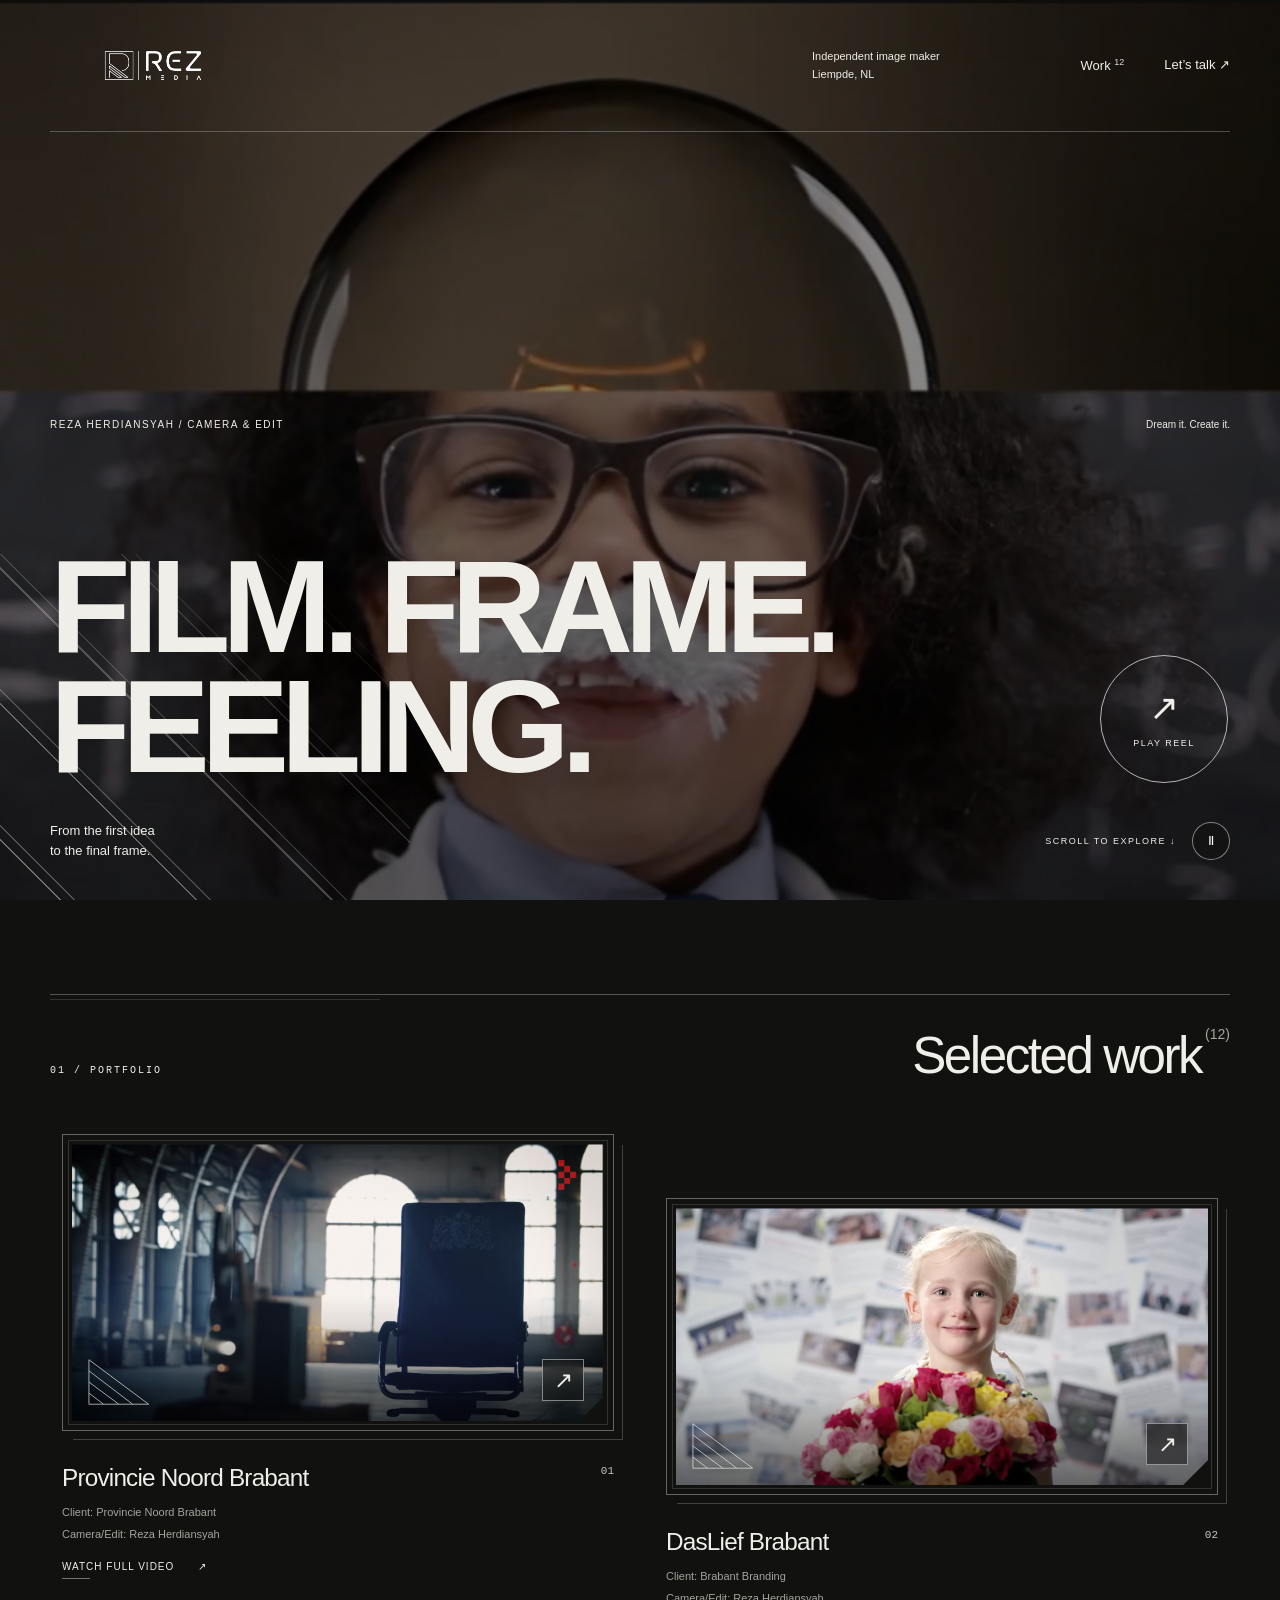
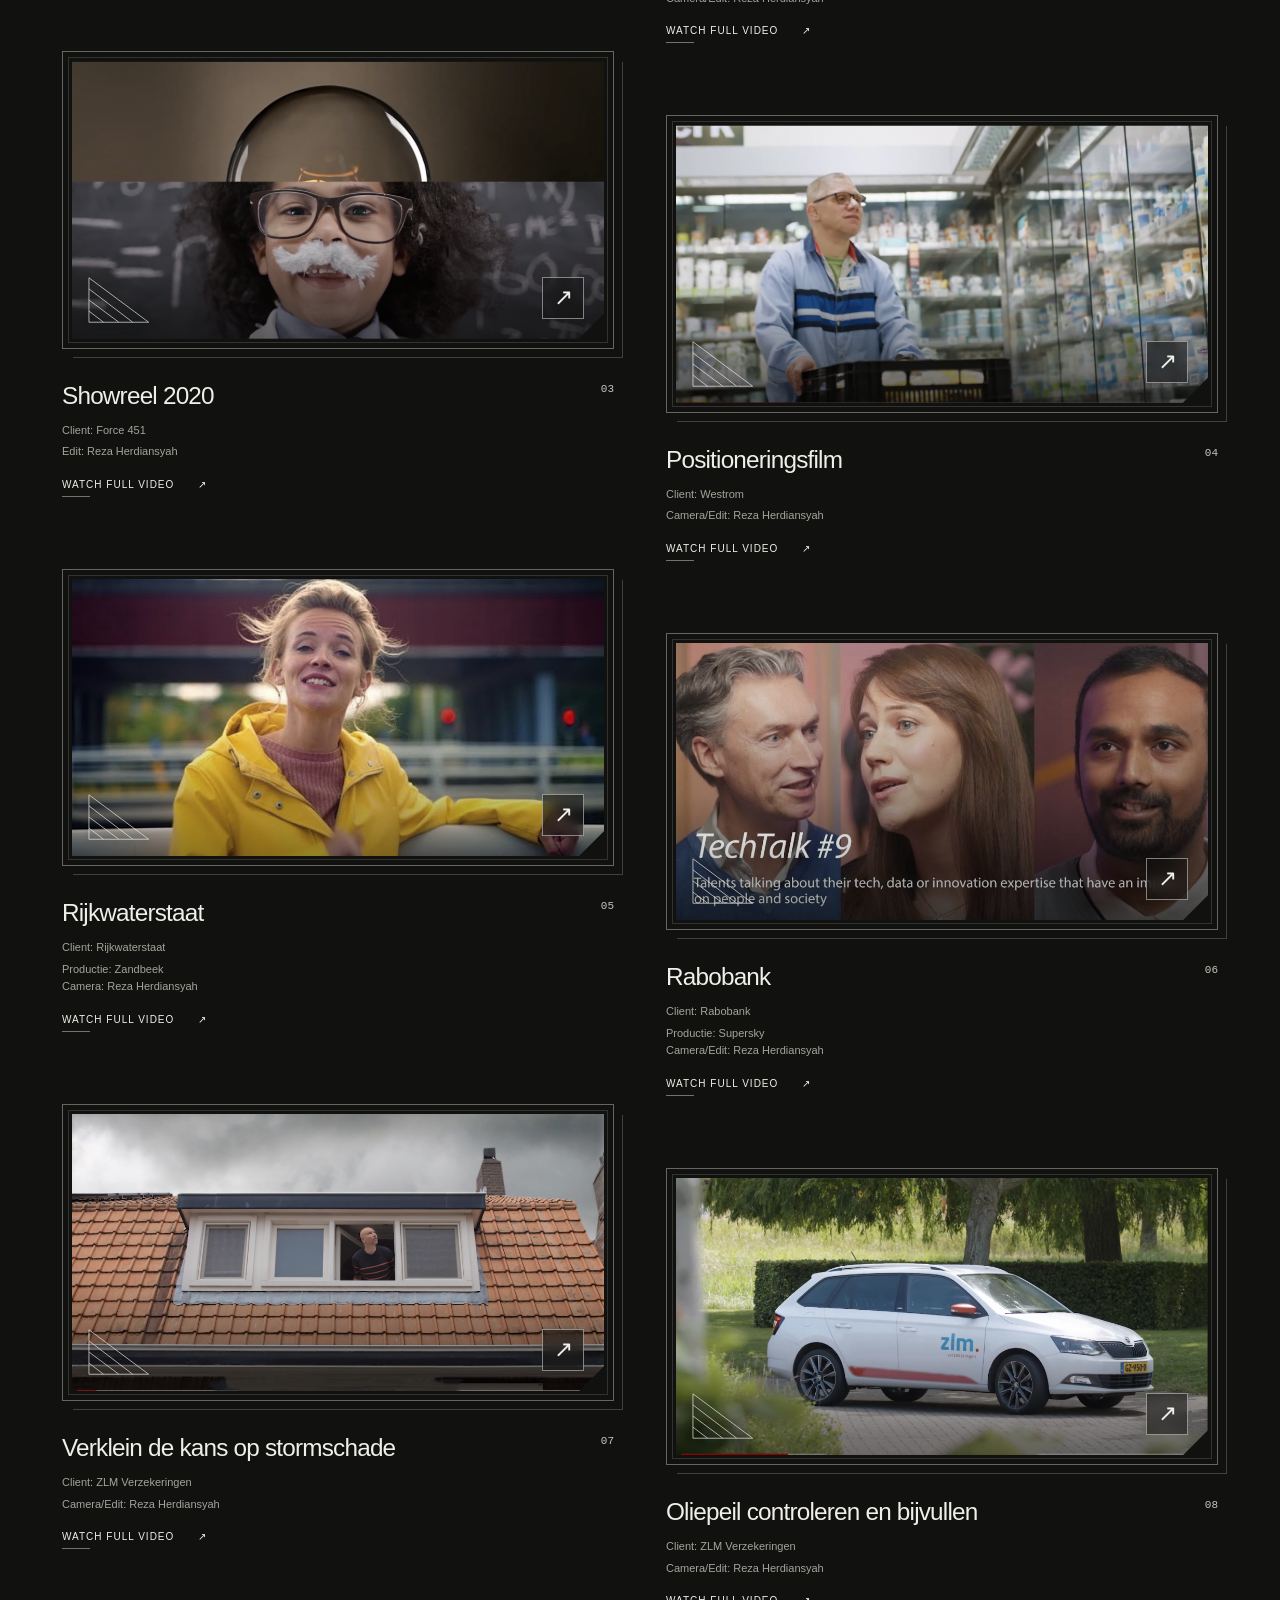
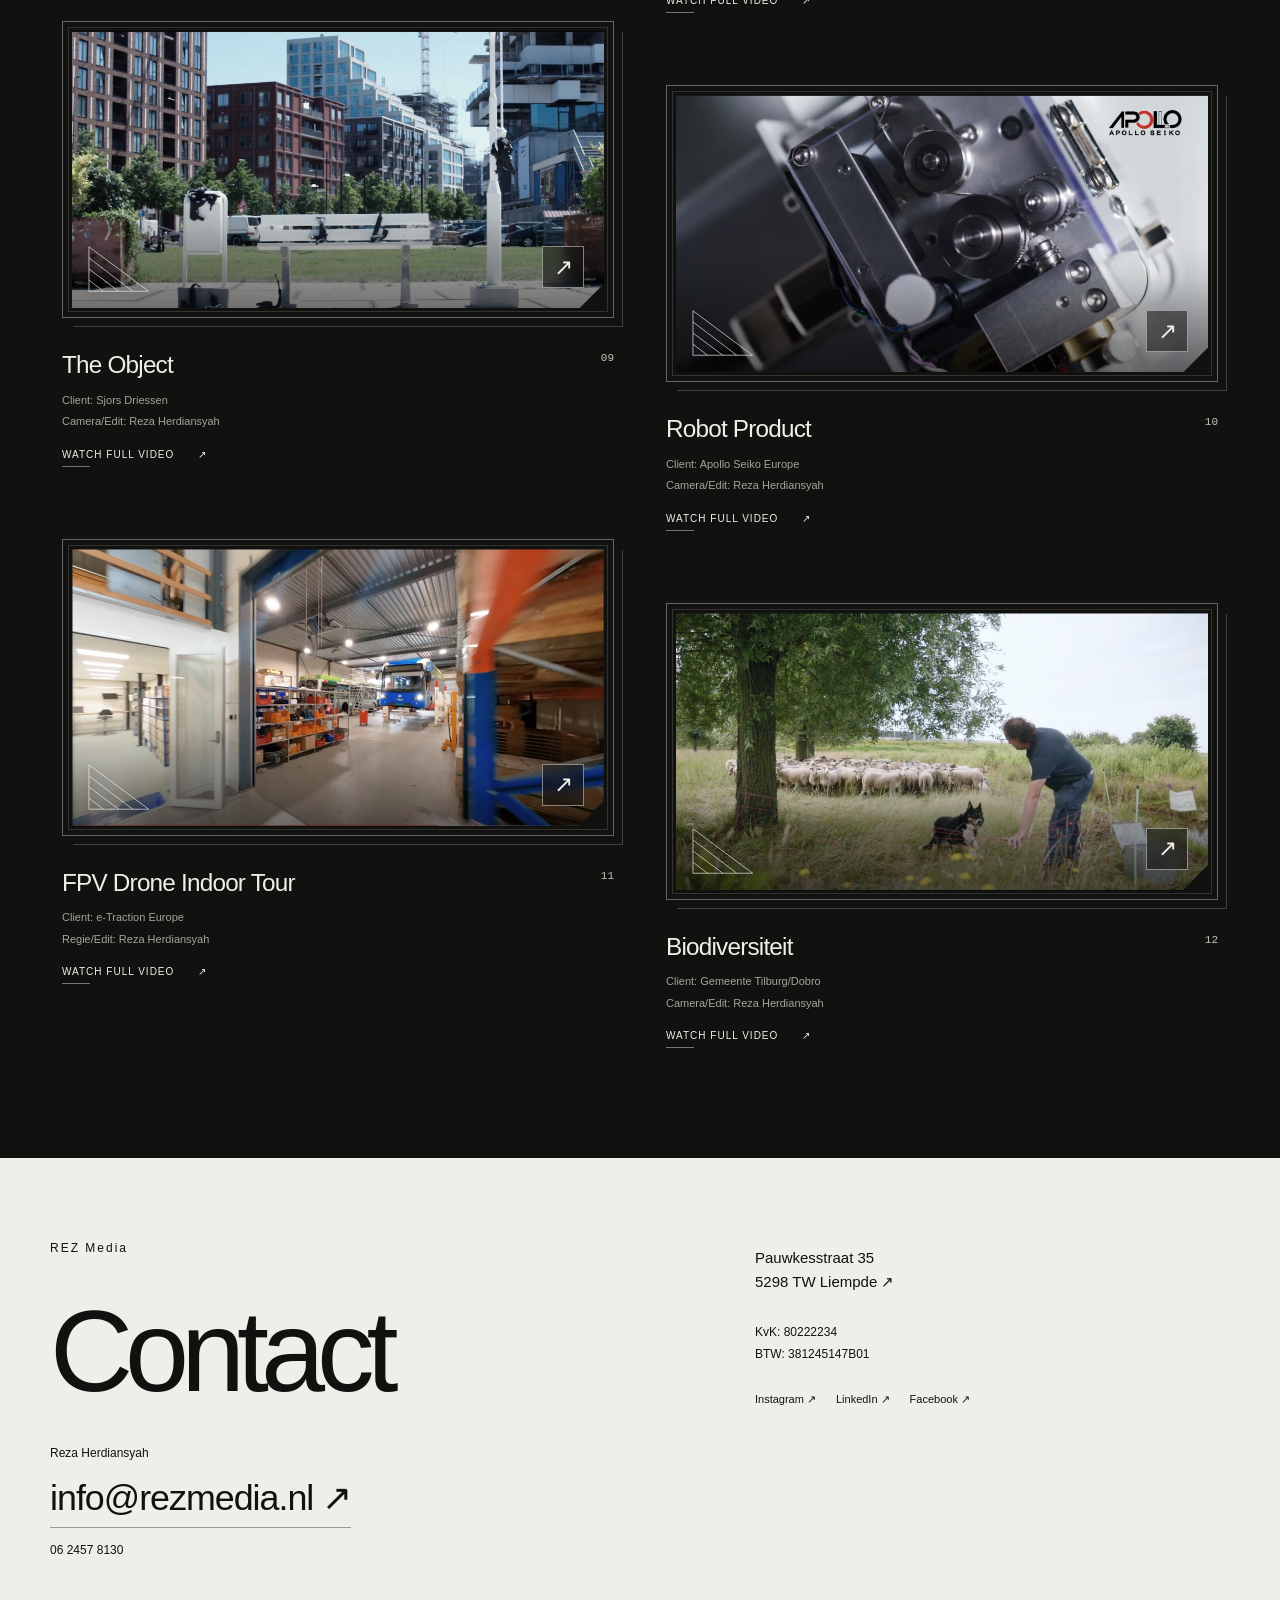
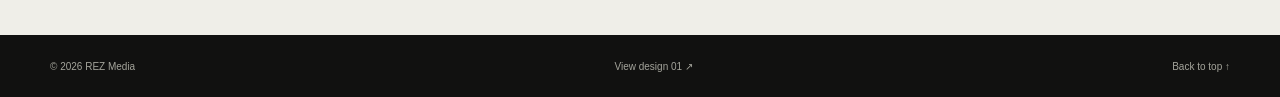
<file: index.html>
<!doctype html>
<html lang="en">
<head><meta charset="utf-8"><meta name="viewport" content="width=device-width, initial-scale=1"><meta name="description" content="REZ Media. Film, camera and edit by Reza Herdiansyah. Explore the selected work."><meta name="theme-color" content="#111110"><title>REZ Media — Film. Frame. Feeling.</title><link rel="icon" href="assets/images/cropped-cropped-cropped-logo-1-89x89.jpg"><link rel="preload" as="image" href="assets/images/Force451-Showreel-2020-1024x536.png" fetchpriority="high"><link rel="stylesheet" href="style.css"></head>
<body>
<a class="skip-link" href="#projects">Skip to work</a>
<header class="header wrap"><a class="logo" href="./" aria-label="REZ Media home"><img src="assets/images/rez-media-logo-wide-transparent.png" width="801" height="244" alt="REZ Media"></a><span class="header-note">Independent image maker<br>Liempde, NL</span><nav aria-label="Main navigation"><a href="#projects">Work <sup>12</sup></a><a href="#contact">Let’s talk ↗</a></nav></header>
<main>


<section class="intro video-hero" aria-labelledby="intro-title"><div class="hero-video"><video id="hero-player" autoplay muted loop playsinline preload="auto" poster="assets/images/Force451-Showreel-2020-1024x536.png"><source src="videos/header_video.mp4" type="video/mp4"></video></div><div class="hero-shade"></div><div class="hero-content wrap"><div class="intro-top"><p>REZA HERDIANSYAH / CAMERA & EDIT</p><span>Dream it. Create it.</span></div><h1 id="intro-title">FILM. FRAME.<br><span>FEELING.</span><a class="reel-button" href="https://www.youtube.com/watch?v=jqNwjjRp6ZI" aria-label="Watch REZ Media showreel" target="_blank" rel="noopener noreferrer"><span aria-hidden="true">↗</span><small>PLAY REEL</small></a></h1><div class="intro-bottom"><p>From the first idea<br>to the final frame.</p><a href="#projects">SCROLL TO EXPLORE ↓</a><button class="video-toggle" type="button" aria-label="Pause background video" hidden>Ⅱ</button></div></div></section>


<section id="projects" class="work wrap"><div class="section-heading"><p>01 / PORTFOLIO</p><h2>Selected work<span> (12)</span></h2></div><div class="project-grid"><article class="project">
          <div class="project-frame"><a class="thumbnail" href="https://www.youtube.com/watch?v=97WWcOW2oj4" aria-label="Watch full video: Provincie Noord Brabant" target="_blank" rel="noopener noreferrer"><img src="assets/images/Provincie-Noord-Brabant-1024x533.png" alt="Provincie Noord Brabant" width="1024" height="536" loading="lazy"><span class="play" aria-hidden="true">↗</span><span class="frame-signature" aria-hidden="true"><svg viewBox="0 0 96 72" fill="none"><path d="M4 4v64h86L4 4Z M4 20l63 48 M4 36l43 32 M4 52l21 16"/></svg></span></a></div>
          <div class="project-info"><span class="project-number">01</span><h3>Provincie Noord Brabant</h3><p>Client: Provincie Noord Brabant</p><p class="credits">Camera/Edit: Reza Herdiansyah</p><a class="video-link" href="https://www.youtube.com/watch?v=97WWcOW2oj4" target="_blank" rel="noopener noreferrer">Watch full video <span aria-hidden="true">↗</span></a></div>
        </article>
<article class="project">
          <div class="project-frame"><a class="thumbnail" href="https://www.youtube.com/watch?v=Cw1CIno2E_E" aria-label="Watch full video: DasLief Brabant" target="_blank" rel="noopener noreferrer"><img src="assets/images/Brabant-Branding-DasLief-Brabant-1024x532.png" alt="DasLief Brabant" width="1024" height="536" loading="lazy"><span class="play" aria-hidden="true">↗</span><span class="frame-signature" aria-hidden="true"><svg viewBox="0 0 96 72" fill="none"><path d="M4 4v64h86L4 4Z M4 20l63 48 M4 36l43 32 M4 52l21 16"/></svg></span></a></div>
          <div class="project-info"><span class="project-number">02</span><h3>DasLief Brabant</h3><p>Client: Brabant Branding</p><p class="credits">Camera/Edit: Reza Herdiansyah</p><a class="video-link" href="https://www.youtube.com/watch?v=Cw1CIno2E_E" target="_blank" rel="noopener noreferrer">Watch full video <span aria-hidden="true">↗</span></a></div>
        </article>
<article class="project">
          <div class="project-frame"><a class="thumbnail" href="https://www.youtube.com/watch?v=viet6Vhck38" aria-label="Watch full video: Showreel 2020" target="_blank" rel="noopener noreferrer"><img src="assets/images/Force451-Showreel-2020-1024x536.png" alt="Showreel 2020" width="1024" height="536" loading="lazy"><span class="play" aria-hidden="true">↗</span><span class="frame-signature" aria-hidden="true"><svg viewBox="0 0 96 72" fill="none"><path d="M4 4v64h86L4 4Z M4 20l63 48 M4 36l43 32 M4 52l21 16"/></svg></span></a></div>
          <div class="project-info"><span class="project-number">03</span><h3>Showreel 2020</h3><p>Client: Force 451</p><p class="credits">Edit: Reza Herdiansyah</p><a class="video-link" href="https://www.youtube.com/watch?v=viet6Vhck38" target="_blank" rel="noopener noreferrer">Watch full video <span aria-hidden="true">↗</span></a></div>
        </article>
<article class="project">
          <div class="project-frame"><a class="thumbnail" href="https://www.youtube.com/watch?v=H7yRaPNaNFM" aria-label="Watch full video: Positioneringsfilm" target="_blank" rel="noopener noreferrer"><img src="assets/images/Westrom-Positioneringsfilm-1024x532.png" alt="Positioneringsfilm" width="1024" height="536" loading="lazy"><span class="play" aria-hidden="true">↗</span><span class="frame-signature" aria-hidden="true"><svg viewBox="0 0 96 72" fill="none"><path d="M4 4v64h86L4 4Z M4 20l63 48 M4 36l43 32 M4 52l21 16"/></svg></span></a></div>
          <div class="project-info"><span class="project-number">04</span><h3>Positioneringsfilm</h3><p>Client: Westrom</p><p class="credits">Camera/Edit: Reza Herdiansyah</p><a class="video-link" href="https://www.youtube.com/watch?v=H7yRaPNaNFM" target="_blank" rel="noopener noreferrer">Watch full video <span aria-hidden="true">↗</span></a></div>
        </article>
<article class="project">
          <div class="project-frame"><a class="thumbnail" href="https://www.youtube.com/watch?v=6o45Vxna1EY&amp;list=PL9GZFB9bhIBFAahSLx4Oaf7OtnVqdYv2_" aria-label="Watch full video: Rijkwaterstaat" target="_blank" rel="noopener noreferrer"><img src="assets/images/6o45Vxna1EYsd-2.jpg" alt="Rijkwaterstaat" width="1024" height="536" loading="lazy"><span class="play" aria-hidden="true">↗</span><span class="frame-signature" aria-hidden="true"><svg viewBox="0 0 96 72" fill="none"><path d="M4 4v64h86L4 4Z M4 20l63 48 M4 36l43 32 M4 52l21 16"/></svg></span></a></div>
          <div class="project-info"><span class="project-number">05</span><h3>Rijkwaterstaat</h3><p>Client: Rijkwaterstaat</p><p class="credits">Productie: Zandbeek<br>Camera: Reza Herdiansyah</p><a class="video-link" href="https://www.youtube.com/watch?v=6o45Vxna1EY&amp;list=PL9GZFB9bhIBFAahSLx4Oaf7OtnVqdYv2_" target="_blank" rel="noopener noreferrer">Watch full video <span aria-hidden="true">↗</span></a></div>
        </article>
<article class="project">
          <div class="project-frame"><a class="thumbnail" href="https://www.youtube.com/watch?v=YnTOhlBGRXU&amp;t=621s" aria-label="Watch full video: Rabobank" target="_blank" rel="noopener noreferrer"><img src="assets/images/YnTOhlBGRXUhd-1024x538.jpg" alt="Rabobank" width="1024" height="536" loading="lazy"><span class="play" aria-hidden="true">↗</span><span class="frame-signature" aria-hidden="true"><svg viewBox="0 0 96 72" fill="none"><path d="M4 4v64h86L4 4Z M4 20l63 48 M4 36l43 32 M4 52l21 16"/></svg></span></a></div>
          <div class="project-info"><span class="project-number">06</span><h3>Rabobank</h3><p>Client: Rabobank</p><p class="credits">Productie: Supersky<br>Camera/Edit: Reza Herdiansyah</p><a class="video-link" href="https://www.youtube.com/watch?v=YnTOhlBGRXU&amp;t=621s" target="_blank" rel="noopener noreferrer">Watch full video <span aria-hidden="true">↗</span></a></div>
        </article>
<article class="project">
          <div class="project-frame"><a class="thumbnail" href="https://www.youtube.com/watch?v=WZQqUpff1uQ" aria-label="Watch full video: Verklein de kans op stormschade" target="_blank" rel="noopener noreferrer"><img src="assets/images/Verklein-de-kans-op-stormschade-1024x535.png" alt="Verklein de kans op stormschade" width="1024" height="536" loading="lazy"><span class="play" aria-hidden="true">↗</span><span class="frame-signature" aria-hidden="true"><svg viewBox="0 0 96 72" fill="none"><path d="M4 4v64h86L4 4Z M4 20l63 48 M4 36l43 32 M4 52l21 16"/></svg></span></a></div>
          <div class="project-info"><span class="project-number">07</span><h3>Verklein de kans op stormschade</h3><p>Client: ZLM Verzekeringen</p><p class="credits">Camera/Edit: Reza Herdiansyah</p><a class="video-link" href="https://www.youtube.com/watch?v=WZQqUpff1uQ" target="_blank" rel="noopener noreferrer">Watch full video <span aria-hidden="true">↗</span></a></div>
        </article>
<article class="project">
          <div class="project-frame"><a class="thumbnail" href="https://www.youtube.com/watch?v=ZrtbZO4uOnI" aria-label="Watch full video: Oliepeil controleren en bijvullen" target="_blank" rel="noopener noreferrer"><img src="assets/images/Oliepeil-controleren-en-bijvullen-1-1024x534.png" alt="Oliepeil controleren en bijvullen" width="1024" height="536" loading="lazy"><span class="play" aria-hidden="true">↗</span><span class="frame-signature" aria-hidden="true"><svg viewBox="0 0 96 72" fill="none"><path d="M4 4v64h86L4 4Z M4 20l63 48 M4 36l43 32 M4 52l21 16"/></svg></span></a></div>
          <div class="project-info"><span class="project-number">08</span><h3>Oliepeil controleren en bijvullen</h3><p>Client: ZLM Verzekeringen</p><p class="credits">Camera/Edit: Reza Herdiansyah</p><a class="video-link" href="https://www.youtube.com/watch?v=ZrtbZO4uOnI" target="_blank" rel="noopener noreferrer">Watch full video <span aria-hidden="true">↗</span></a></div>
        </article>
<article class="project">
          <div class="project-frame"><a class="thumbnail" href="https://www.youtube.com/watch?v=nTBFF0nyeyE" aria-label="Watch full video: The Object" target="_blank" rel="noopener noreferrer"><img src="assets/images/The-Object-Sjors-Driessen-3.png" alt="The Object" width="1024" height="536" loading="lazy"><span class="play" aria-hidden="true">↗</span><span class="frame-signature" aria-hidden="true"><svg viewBox="0 0 96 72" fill="none"><path d="M4 4v64h86L4 4Z M4 20l63 48 M4 36l43 32 M4 52l21 16"/></svg></span></a></div>
          <div class="project-info"><span class="project-number">09</span><h3>The Object</h3><p>Client: Sjors Driessen</p><p class="credits">Camera/Edit: Reza Herdiansyah</p><a class="video-link" href="https://www.youtube.com/watch?v=nTBFF0nyeyE" target="_blank" rel="noopener noreferrer">Watch full video <span aria-hidden="true">↗</span></a></div>
        </article>
<article class="project">
          <div class="project-frame"><a class="thumbnail" href="https://www.youtube.com/watch?v=zyfZFwnet9Q" aria-label="Watch full video: Robot Product" target="_blank" rel="noopener noreferrer"><img src="assets/images/Apollo-Seiko-Robot-Product-1024x528.png" alt="Robot Product" width="1024" height="536" loading="lazy"><span class="play" aria-hidden="true">↗</span><span class="frame-signature" aria-hidden="true"><svg viewBox="0 0 96 72" fill="none"><path d="M4 4v64h86L4 4Z M4 20l63 48 M4 36l43 32 M4 52l21 16"/></svg></span></a></div>
          <div class="project-info"><span class="project-number">10</span><h3>Robot Product</h3><p>Client: Apollo Seiko Europe</p><p class="credits">Camera/Edit: Reza Herdiansyah</p><a class="video-link" href="https://www.youtube.com/watch?v=zyfZFwnet9Q" target="_blank" rel="noopener noreferrer">Watch full video <span aria-hidden="true">↗</span></a></div>
        </article>
<article class="project">
          <div class="project-frame"><a class="thumbnail" href="https://youtu.be/CznC-hEfWh4" aria-label="Watch full video: FPV Drone Indoor Tour" target="_blank" rel="noopener noreferrer"><img src="assets/images/FPV-Drone-Indoor-Tour-eTraction-1024x533.png" alt="FPV Drone Indoor Tour" width="1024" height="536" loading="lazy"><span class="play" aria-hidden="true">↗</span><span class="frame-signature" aria-hidden="true"><svg viewBox="0 0 96 72" fill="none"><path d="M4 4v64h86L4 4Z M4 20l63 48 M4 36l43 32 M4 52l21 16"/></svg></span></a></div>
          <div class="project-info"><span class="project-number">11</span><h3>FPV Drone Indoor Tour</h3><p>Client: e-Traction Europe</p><p class="credits">Regie/Edit: Reza Herdiansyah</p><a class="video-link" href="https://youtu.be/CznC-hEfWh4" target="_blank" rel="noopener noreferrer">Watch full video <span aria-hidden="true">↗</span></a></div>
        </article>
<article class="project">
          <div class="project-frame"><a class="thumbnail" href="https://youtu.be/m5JqJYCZcBI" aria-label="Watch full video: Biodiversiteit" target="_blank" rel="noopener noreferrer"><img src="assets/images/Gemeente-Tilburg-biodiversiteit-1024x532.png" alt="Biodiversiteit" width="1024" height="536" loading="lazy"><span class="play" aria-hidden="true">↗</span><span class="frame-signature" aria-hidden="true"><svg viewBox="0 0 96 72" fill="none"><path d="M4 4v64h86L4 4Z M4 20l63 48 M4 36l43 32 M4 52l21 16"/></svg></span></a></div>
          <div class="project-info"><span class="project-number">12</span><h3>Biodiversiteit</h3><p>Client: Gemeente Tilburg/Dobro</p><p class="credits">Camera/Edit: Reza Herdiansyah</p><a class="video-link" href="https://youtu.be/m5JqJYCZcBI" target="_blank" rel="noopener noreferrer">Watch full video <span aria-hidden="true">↗</span></a></div>
        </article></div></section>
<section id="contact" class="contact-section"><div class="container contact-grid"><div><p class="eyebrow">REZ Media</p><h2>Contact</h2><p>Reza Herdiansyah</p><a class="email" href="mailto:info@rezmedia.nl">info@rezmedia.nl ↗</a><p><a href="tel:+31624578130">06 2457 8130</a></p></div><div class="contact-details"><address><a href="https://maps.google.com/?q=Pauwkesstraat+35,+5298+TW+Liempde">Pauwkesstraat 35<br>5298 TW Liempde ↗</a></address><p>KvK: 80222234<br>BTW: 381245147B01</p><nav aria-label="Social media"><a href="https://www.instagram.com/rez_media/">Instagram ↗</a><a href="https://www.linkedin.com/in/rezaherdiansyah/">LinkedIn ↗</a><a href="https://www.facebook.com/rezmedia.nl">Facebook ↗</a></nav></div></div></section>
</main><footer class="wrap footer"><span>© 2026 REZ Media</span><a href="old_website/">View design 01 ↗</a><a href="#">Back to top ↑</a></footer>
<script src="hero-video.js" defer></script>
</body></html>
</file>
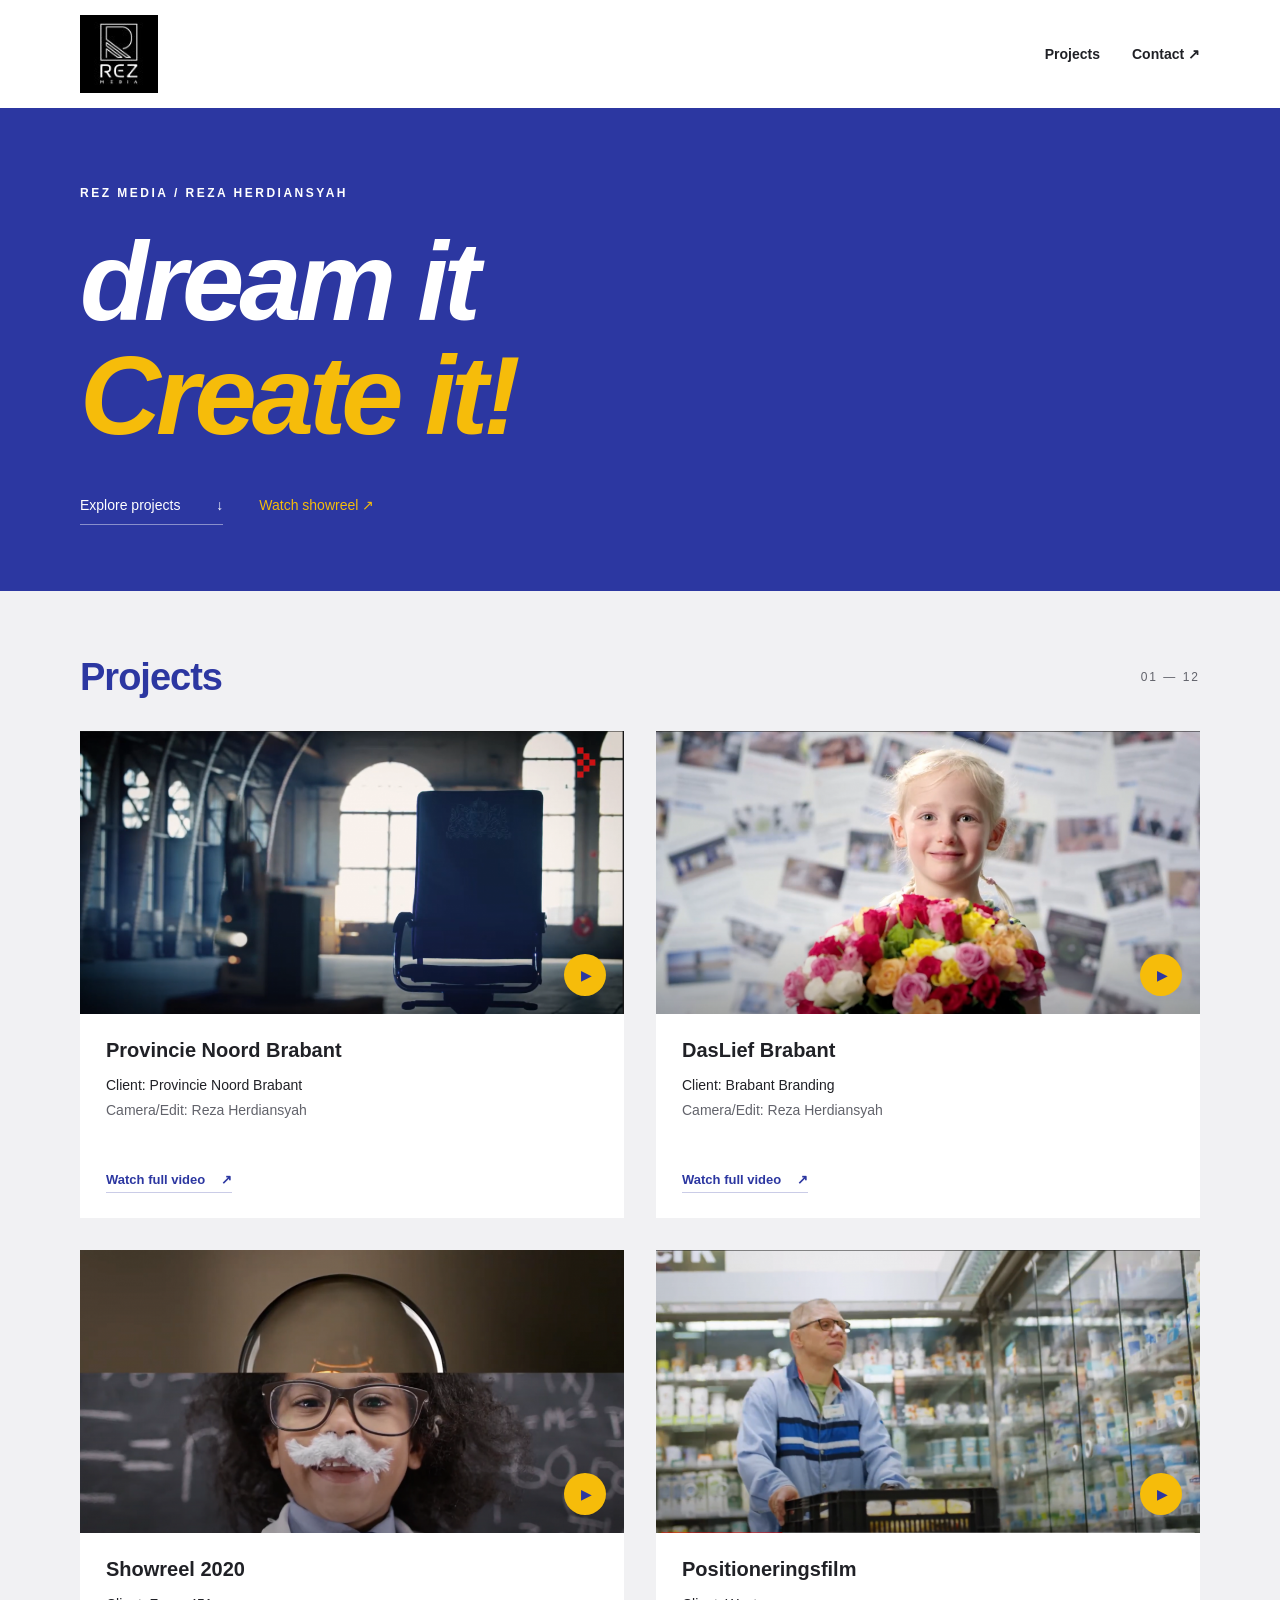
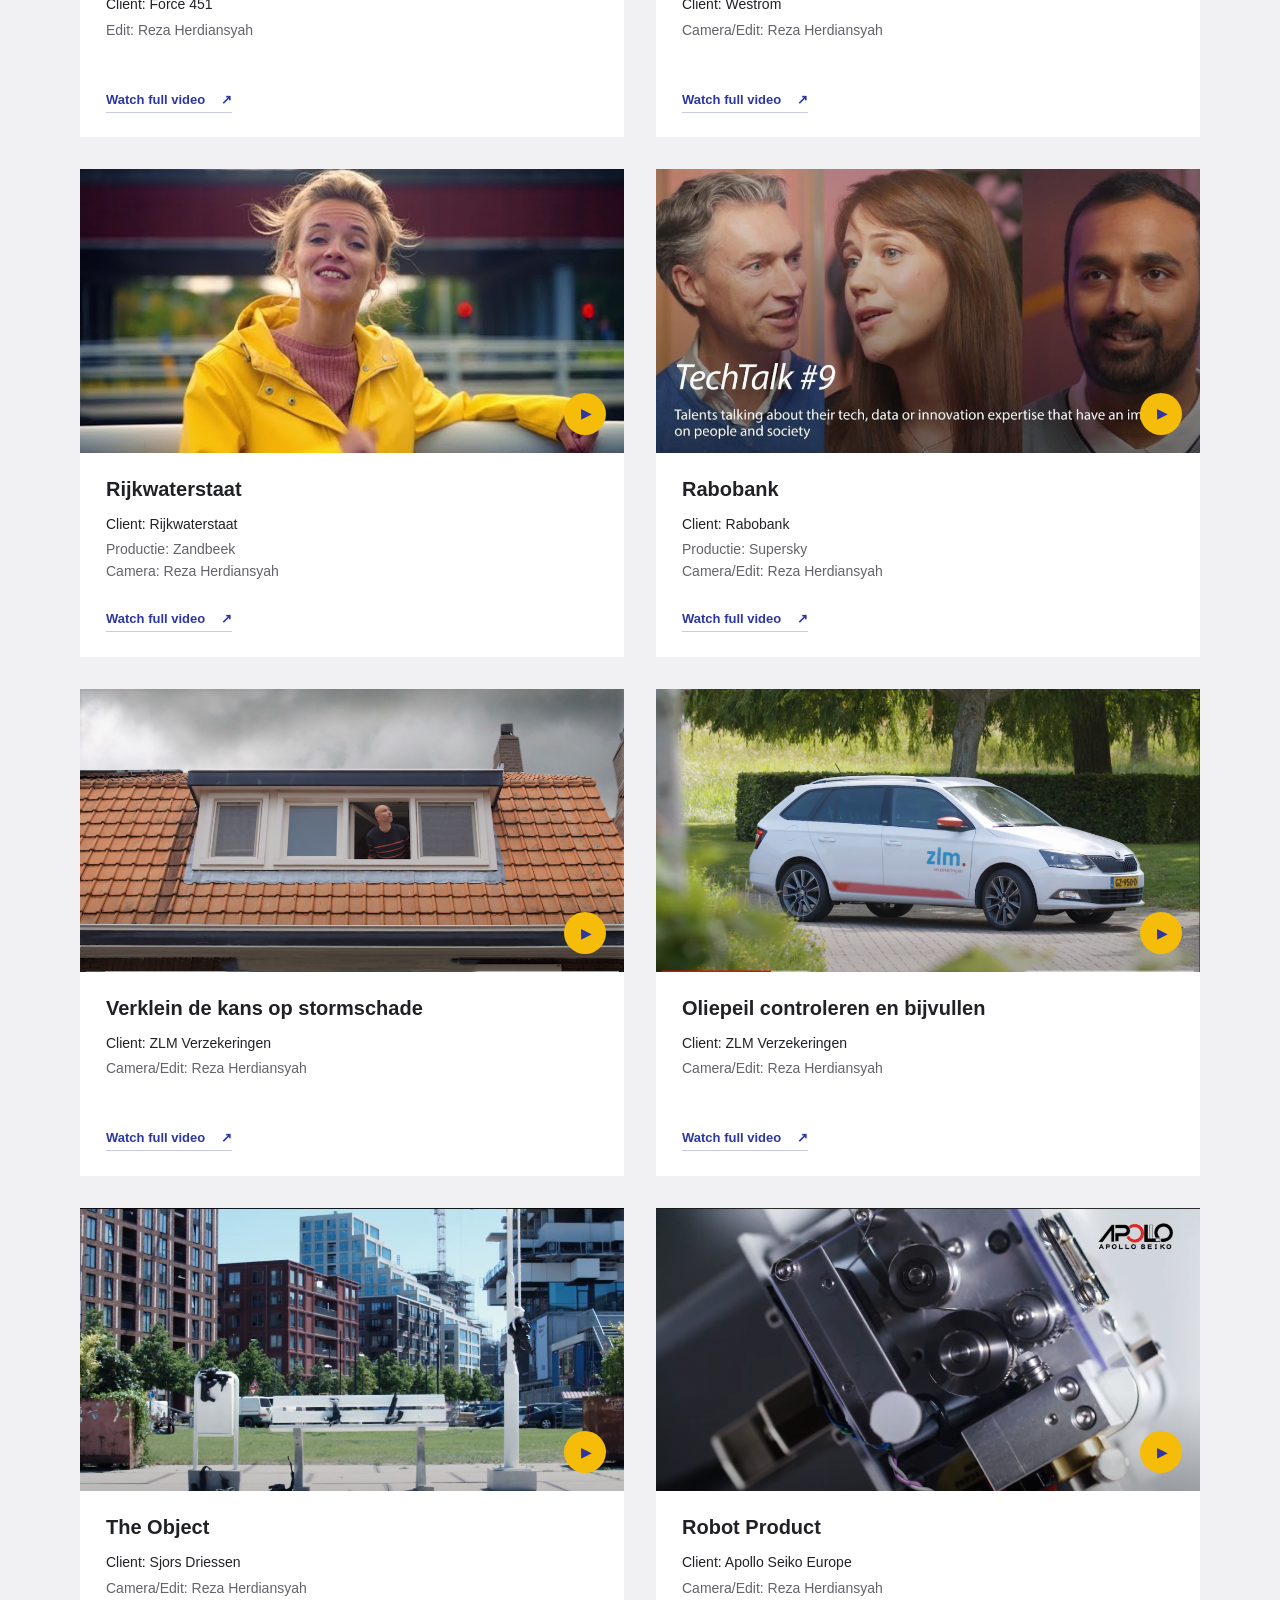
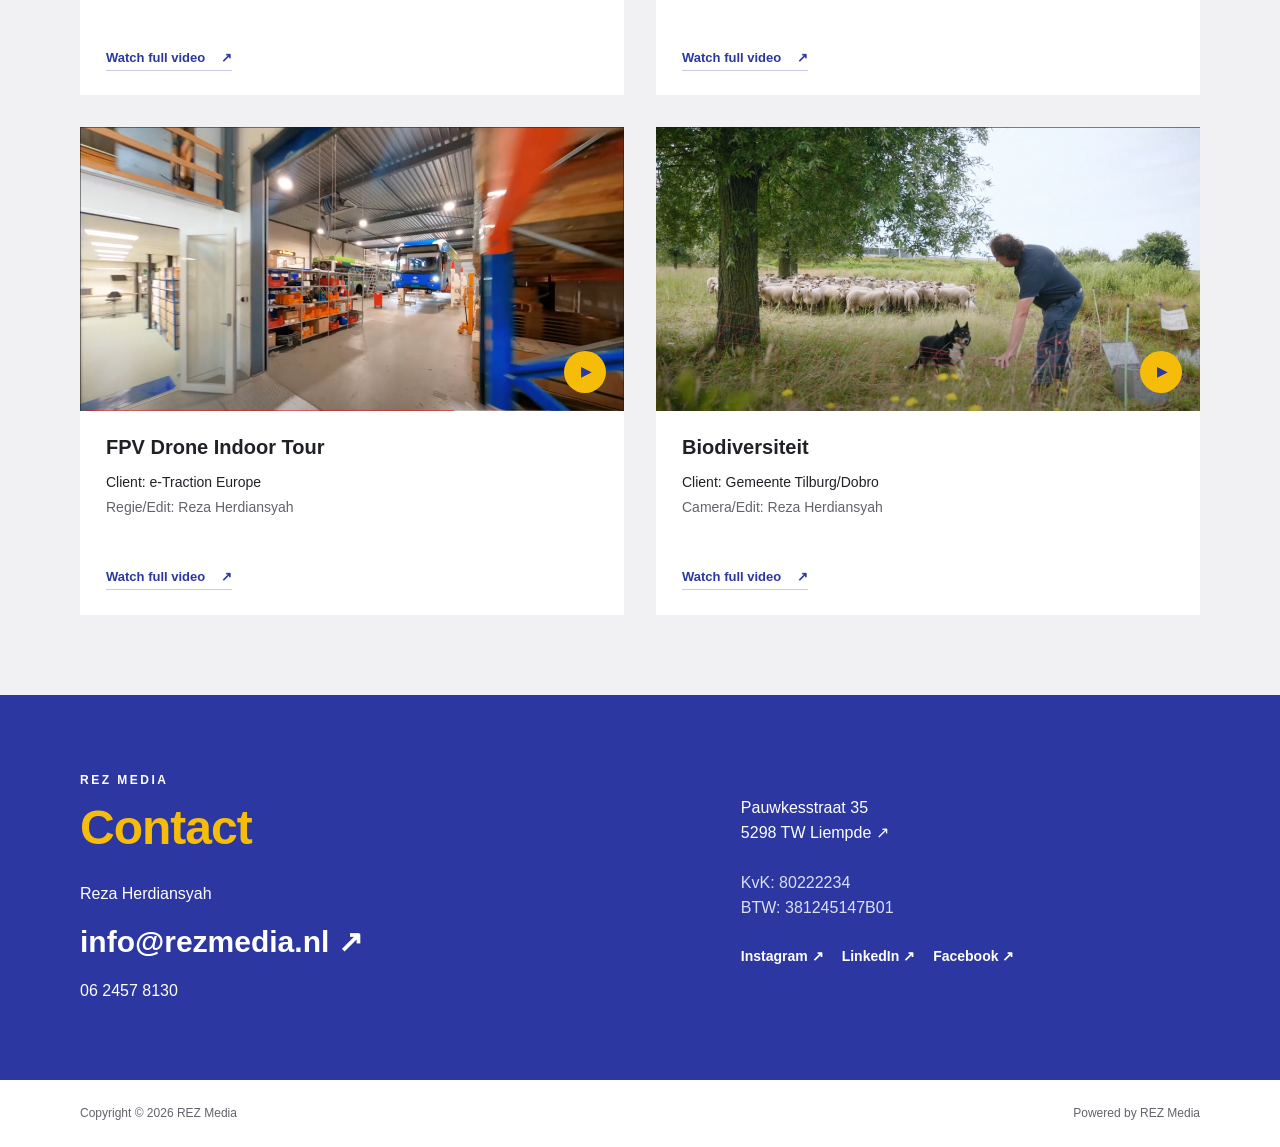
<file: old_website/index.html>
<!doctype html>
<html lang="en">
<head>
  <meta charset="utf-8">
  <meta name="viewport" content="width=device-width, initial-scale=1">
  <meta name="description" content="REZ Media — Film projects by Reza Herdiansyah. Camera, edit and production. Based in Liempde, the Netherlands.">
  <meta name="theme-color" content="#2c37a1">
  <title>REZ Media — Dream it. Create it.</title>
  <link rel="icon" href="../assets/images/cropped-cropped-cropped-logo-1-89x89.jpg">
  <link rel="stylesheet" href="styles.css">
</head>
<body>
  <a class="skip-link" href="#projects">Skip to projects</a>
  <header class="site-header"><div class="container header-inner">
    <a class="brand" href="./" aria-label="REZ Media home"><img src="../assets/images/cropped-cropped-cropped-logo-1-89x89.jpg" alt="REZ Media" width="89" height="89"></a>
    <nav aria-label="Main navigation"><a href="#projects">Projects</a><a href="#contact">Contact <span aria-hidden="true">↗</span></a></nav>
  </div></header>
  <main>
    <section class="hero" aria-labelledby="intro"><div class="container"><p class="eyebrow">REZ Media / Reza Herdiansyah</p><h1 id="intro">dream it<br><span>Create it!</span></h1><a class="hero-link" href="#projects">Explore projects <span aria-hidden="true">↓</span></a><a class="showreel" href="https://www.youtube.com/watch?v=jqNwjjRp6ZI" target="_blank" rel="noopener noreferrer">Watch showreel ↗</a></div></section>
    <section id="projects" class="projects-section"><div class="container"><div class="section-heading"><h2>Projects</h2><span>01 — 12</span></div><div class="project-grid">
        <article class="project">
          <a class="thumbnail" href="https://www.youtube.com/watch?v=97WWcOW2oj4" aria-label="Watch full video: Provincie Noord Brabant" target="_blank" rel="noopener noreferrer"><img src="../assets/images/Provincie-Noord-Brabant-1024x533.png" alt="Provincie Noord Brabant" width="1024" height="536" loading="lazy"><span class="play" aria-hidden="true">▶</span></a>
          <div class="project-info"><h3>Provincie Noord Brabant</h3><p>Client: Provincie Noord Brabant</p><p class="credits">Camera/Edit: Reza Herdiansyah</p><a class="video-link" href="https://www.youtube.com/watch?v=97WWcOW2oj4" target="_blank" rel="noopener noreferrer">Watch full video <span aria-hidden="true">↗</span></a></div>
        </article>
        <article class="project">
          <a class="thumbnail" href="https://www.youtube.com/watch?v=Cw1CIno2E_E" aria-label="Watch full video: DasLief Brabant" target="_blank" rel="noopener noreferrer"><img src="../assets/images/Brabant-Branding-DasLief-Brabant-1024x532.png" alt="DasLief Brabant" width="1024" height="536" loading="lazy"><span class="play" aria-hidden="true">▶</span></a>
          <div class="project-info"><h3>DasLief Brabant</h3><p>Client: Brabant Branding</p><p class="credits">Camera/Edit: Reza Herdiansyah</p><a class="video-link" href="https://www.youtube.com/watch?v=Cw1CIno2E_E" target="_blank" rel="noopener noreferrer">Watch full video <span aria-hidden="true">↗</span></a></div>
        </article>
        <article class="project">
          <a class="thumbnail" href="https://www.youtube.com/watch?v=viet6Vhck38" aria-label="Watch full video: Showreel 2020" target="_blank" rel="noopener noreferrer"><img src="../assets/images/Force451-Showreel-2020-1024x536.png" alt="Showreel 2020" width="1024" height="536" loading="lazy"><span class="play" aria-hidden="true">▶</span></a>
          <div class="project-info"><h3>Showreel 2020</h3><p>Client: Force 451</p><p class="credits">Edit: Reza Herdiansyah</p><a class="video-link" href="https://www.youtube.com/watch?v=viet6Vhck38" target="_blank" rel="noopener noreferrer">Watch full video <span aria-hidden="true">↗</span></a></div>
        </article>
        <article class="project">
          <a class="thumbnail" href="https://www.youtube.com/watch?v=H7yRaPNaNFM" aria-label="Watch full video: Positioneringsfilm" target="_blank" rel="noopener noreferrer"><img src="../assets/images/Westrom-Positioneringsfilm-1024x532.png" alt="Positioneringsfilm" width="1024" height="536" loading="lazy"><span class="play" aria-hidden="true">▶</span></a>
          <div class="project-info"><h3>Positioneringsfilm</h3><p>Client: Westrom</p><p class="credits">Camera/Edit: Reza Herdiansyah</p><a class="video-link" href="https://www.youtube.com/watch?v=H7yRaPNaNFM" target="_blank" rel="noopener noreferrer">Watch full video <span aria-hidden="true">↗</span></a></div>
        </article>
        <article class="project">
          <a class="thumbnail" href="https://www.youtube.com/watch?v=6o45Vxna1EY&amp;list=PL9GZFB9bhIBFAahSLx4Oaf7OtnVqdYv2_" aria-label="Watch full video: Rijkwaterstaat" target="_blank" rel="noopener noreferrer"><img src="../assets/images/6o45Vxna1EYsd-2.jpg" alt="Rijkwaterstaat" width="1024" height="536" loading="lazy"><span class="play" aria-hidden="true">▶</span></a>
          <div class="project-info"><h3>Rijkwaterstaat</h3><p>Client: Rijkwaterstaat</p><p class="credits">Productie: Zandbeek<br>Camera: Reza Herdiansyah</p><a class="video-link" href="https://www.youtube.com/watch?v=6o45Vxna1EY&amp;list=PL9GZFB9bhIBFAahSLx4Oaf7OtnVqdYv2_" target="_blank" rel="noopener noreferrer">Watch full video <span aria-hidden="true">↗</span></a></div>
        </article>
        <article class="project">
          <a class="thumbnail" href="https://www.youtube.com/watch?v=YnTOhlBGRXU&amp;t=621s" aria-label="Watch full video: Rabobank" target="_blank" rel="noopener noreferrer"><img src="../assets/images/YnTOhlBGRXUhd-1024x538.jpg" alt="Rabobank" width="1024" height="536" loading="lazy"><span class="play" aria-hidden="true">▶</span></a>
          <div class="project-info"><h3>Rabobank</h3><p>Client: Rabobank</p><p class="credits">Productie: Supersky<br>Camera/Edit: Reza Herdiansyah</p><a class="video-link" href="https://www.youtube.com/watch?v=YnTOhlBGRXU&amp;t=621s" target="_blank" rel="noopener noreferrer">Watch full video <span aria-hidden="true">↗</span></a></div>
        </article>
        <article class="project">
          <a class="thumbnail" href="https://www.youtube.com/watch?v=WZQqUpff1uQ" aria-label="Watch full video: Verklein de kans op stormschade" target="_blank" rel="noopener noreferrer"><img src="../assets/images/Verklein-de-kans-op-stormschade-1024x535.png" alt="Verklein de kans op stormschade" width="1024" height="536" loading="lazy"><span class="play" aria-hidden="true">▶</span></a>
          <div class="project-info"><h3>Verklein de kans op stormschade</h3><p>Client: ZLM Verzekeringen</p><p class="credits">Camera/Edit: Reza Herdiansyah</p><a class="video-link" href="https://www.youtube.com/watch?v=WZQqUpff1uQ" target="_blank" rel="noopener noreferrer">Watch full video <span aria-hidden="true">↗</span></a></div>
        </article>
        <article class="project">
          <a class="thumbnail" href="https://www.youtube.com/watch?v=ZrtbZO4uOnI" aria-label="Watch full video: Oliepeil controleren en bijvullen" target="_blank" rel="noopener noreferrer"><img src="../assets/images/Oliepeil-controleren-en-bijvullen-1-1024x534.png" alt="Oliepeil controleren en bijvullen" width="1024" height="536" loading="lazy"><span class="play" aria-hidden="true">▶</span></a>
          <div class="project-info"><h3>Oliepeil controleren en bijvullen</h3><p>Client: ZLM Verzekeringen</p><p class="credits">Camera/Edit: Reza Herdiansyah</p><a class="video-link" href="https://www.youtube.com/watch?v=ZrtbZO4uOnI" target="_blank" rel="noopener noreferrer">Watch full video <span aria-hidden="true">↗</span></a></div>
        </article>
        <article class="project">
          <a class="thumbnail" href="https://www.youtube.com/watch?v=nTBFF0nyeyE" aria-label="Watch full video: The Object" target="_blank" rel="noopener noreferrer"><img src="../assets/images/The-Object-Sjors-Driessen-3.png" alt="The Object" width="1024" height="536" loading="lazy"><span class="play" aria-hidden="true">▶</span></a>
          <div class="project-info"><h3>The Object</h3><p>Client: Sjors Driessen</p><p class="credits">Camera/Edit: Reza Herdiansyah</p><a class="video-link" href="https://www.youtube.com/watch?v=nTBFF0nyeyE" target="_blank" rel="noopener noreferrer">Watch full video <span aria-hidden="true">↗</span></a></div>
        </article>
        <article class="project">
          <a class="thumbnail" href="https://www.youtube.com/watch?v=zyfZFwnet9Q" aria-label="Watch full video: Robot Product" target="_blank" rel="noopener noreferrer"><img src="../assets/images/Apollo-Seiko-Robot-Product-1024x528.png" alt="Robot Product" width="1024" height="536" loading="lazy"><span class="play" aria-hidden="true">▶</span></a>
          <div class="project-info"><h3>Robot Product</h3><p>Client: Apollo Seiko Europe</p><p class="credits">Camera/Edit: Reza Herdiansyah</p><a class="video-link" href="https://www.youtube.com/watch?v=zyfZFwnet9Q" target="_blank" rel="noopener noreferrer">Watch full video <span aria-hidden="true">↗</span></a></div>
        </article>
        <article class="project">
          <a class="thumbnail" href="https://youtu.be/CznC-hEfWh4" aria-label="Watch full video: FPV Drone Indoor Tour" target="_blank" rel="noopener noreferrer"><img src="../assets/images/FPV-Drone-Indoor-Tour-eTraction-1024x533.png" alt="FPV Drone Indoor Tour" width="1024" height="536" loading="lazy"><span class="play" aria-hidden="true">▶</span></a>
          <div class="project-info"><h3>FPV Drone Indoor Tour</h3><p>Client: e-Traction Europe</p><p class="credits">Regie/Edit: Reza Herdiansyah</p><a class="video-link" href="https://youtu.be/CznC-hEfWh4" target="_blank" rel="noopener noreferrer">Watch full video <span aria-hidden="true">↗</span></a></div>
        </article>
        <article class="project">
          <a class="thumbnail" href="https://youtu.be/m5JqJYCZcBI" aria-label="Watch full video: Biodiversiteit" target="_blank" rel="noopener noreferrer"><img src="../assets/images/Gemeente-Tilburg-biodiversiteit-1024x532.png" alt="Biodiversiteit" width="1024" height="536" loading="lazy"><span class="play" aria-hidden="true">▶</span></a>
          <div class="project-info"><h3>Biodiversiteit</h3><p>Client: Gemeente Tilburg/Dobro</p><p class="credits">Camera/Edit: Reza Herdiansyah</p><a class="video-link" href="https://youtu.be/m5JqJYCZcBI" target="_blank" rel="noopener noreferrer">Watch full video <span aria-hidden="true">↗</span></a></div>
        </article>
      </div></div></section>
    <section id="contact" class="contact-section"><div class="container contact-grid"><div><p class="eyebrow">REZ Media</p><h2>Contact</h2><p>Reza Herdiansyah</p><a class="email" href="mailto:info@rezmedia.nl">info@rezmedia.nl ↗</a><p><a href="tel:+31624578130">06 2457 8130</a></p></div><div class="contact-details"><address><a href="https://maps.google.com/?q=Pauwkesstraat+35,+5298+TW+Liempde">Pauwkesstraat 35<br>5298 TW Liempde ↗</a></address><p>KvK: 80222234<br>BTW: 381245147B01</p><nav aria-label="Social media"><a href="https://www.instagram.com/rez_media/">Instagram ↗</a><a href="https://www.linkedin.com/in/rezaherdiansyah/">LinkedIn ↗</a><a href="https://www.facebook.com/rezmedia.nl">Facebook ↗</a></nav></div></div></section>
  </main>
  <footer class="container site-footer"><span>Copyright © 2026 REZ Media</span><span>Powered by REZ Media</span></footer>
</body>
</html>
</file>
<file: style.css>
/* Design 02 — independent, buildless alternative to index.html. */
:root{--bg:#111110;--text:#efeee8;--muted:#a4a49b;--line:#363632}
*{box-sizing:border-box}html{scroll-behavior:smooth;scroll-padding-top:30px}body{margin:0;background:var(--bg);color:var(--text);font-family:Arial,Helvetica,sans-serif;-webkit-font-smoothing:antialiased}a{color:inherit;text-decoration:none}img{display:block;max-width:100%}a:focus-visible{outline:2px solid var(--text);outline-offset:6px}.wrap{width:calc(100% - 100px);max-width:1480px;margin-inline:auto}.skip-link{position:absolute;top:-100px;background:var(--text);color:var(--bg);padding:15px;z-index:20}.header{height:132px;display:flex;align-items:center;justify-content:space-between;border-bottom:1px solid var(--line)}.logo{display:block;width:206px}.logo img{width:100%;mix-blend-mode:screen}.header-note{font-size:11px;line-height:1.6;color:var(--muted);margin-left:auto;margin-right:11vw}.header nav{display:flex;gap:40px;font-size:13px}.header nav a:hover,.footer a:hover{text-decoration:underline;text-underline-offset:5px}sup{font-size:9px;color:var(--muted)}.intro{padding-top:35px}.intro-top,.intro-bottom{display:flex;justify-content:space-between;align-items:center}.intro-top{font-size:10px;letter-spacing:1.5px}.intro-top p{margin:0}.intro-top>span{color:var(--muted);letter-spacing:0}.intro h1{font-size:clamp(64px,10.3vw,158px);letter-spacing:-.065em;font-weight:600;line-height:.91;margin:57px 0 34px;position:relative}.intro h1>span{color:var(--muted)}.reel-button{position:absolute;right:2px;bottom:4px;border:1px solid #71716a;border-radius:50%;width:clamp(90px,10vw,145px);aspect-ratio:1;display:flex;flex-direction:column;align-items:center;justify-content:center;gap:12px;transition:background .2s,color .2s}.reel-button>span{font-size:36px;font-weight:400;letter-spacing:0;line-height:1}.reel-button small{font:9px Arial;letter-spacing:1.5px}.reel-button:hover{background:var(--text);color:var(--bg)}.intro-bottom{padding-bottom:37px}.intro-bottom p{font-size:13px;line-height:1.5;color:var(--muted);margin:0}.intro-bottom>a{font-size:9px;letter-spacing:1.5px}.feature{display:block}.feature-image{position:relative;overflow:hidden}.feature-image>img{width:100%;height:clamp(260px,43vw,620px);object-fit:cover;object-position:center 58%;filter:saturate(.7);transition:filter .4s,transform .6s}.feature:hover img{filter:saturate(1);transform:scale(1.015)}.feature-play{position:absolute;left:50%;top:50%;transform:translate(-50%,-50%);width:68px;height:68px;border:1px solid #fff9;border-radius:50%;display:grid;place-items:center;padding-left:3px;background:#0002;backdrop-filter:blur(8px)}.feature-tag{position:absolute;left:22px;bottom:22px;font-size:9px;letter-spacing:1.4px;background:#111c;padding:12px}.feature-caption{display:flex;justify-content:space-between;font-size:10px;padding:16px 0;color:var(--muted)}.feature-caption>span:last-child{font-size:9px;letter-spacing:1px}.work{padding-top:104px;padding-bottom:110px}.section-heading{display:flex;align-items:baseline;justify-content:space-between;border-top:1px solid var(--line);padding:26px 0 42px}.section-heading p{font-size:10px;letter-spacing:1.2px}.section-heading h2{font-size:clamp(30px,4vw,52px);font-weight:400;letter-spacing:-2px;margin:0}.section-heading h2 span{font-size:14px;letter-spacing:0;color:var(--muted);vertical-align:top}.project-grid{display:grid;grid-template-columns:1fr 1fr;gap:65px 28px}.project{min-width:0}.project:nth-child(even){transform:translateY(64px)}.thumbnail{display:block;position:relative;overflow:hidden}.thumbnail img{width:100%;height:auto;aspect-ratio:1.92;object-fit:cover;filter:saturate(.65);transition:filter .3s,transform .4s}.thumbnail:hover img{filter:saturate(1);transform:scale(1.025)}.play{position:absolute;bottom:16px;right:16px;background:#1119;border:1px solid #fff8;width:34px;height:34px;border-radius:50%;display:grid;place-items:center;font-size:10px;padding-left:2px}.project-info{position:relative;padding:20px 32px 0 0}.project-number{position:absolute;right:0;top:23px;color:var(--muted);font-size:10px}.project h3{font-size:21px;font-weight:400;letter-spacing:-.6px;margin:0 0 10px}.project p{font-size:11px;margin:4px 0;color:var(--muted);line-height:1.6}.video-link{font-size:10px;display:inline-block;margin-top:14px;border-bottom:1px solid #777;padding-bottom:5px}.video-link span{margin-left:20px}.video-link:hover{border-color:white}.contact-section{margin-top:64px;background:var(--text);color:var(--bg);padding:68px 50px 62px}.contact-grid{max-width:1480px;margin:auto;display:grid;grid-template-columns:1.4fr 1fr;gap:40px}.eyebrow{font-size:10px;letter-spacing:2px}.contact-section h2{font-size:clamp(60px,9vw,128px);font-weight:500;letter-spacing:-.07em;line-height:1;margin:34px 0}.contact-section p{font-size:12px;line-height:1.8}.email{display:inline-block;font-size:clamp(20px,2.8vw,38px);letter-spacing:-1px;border-bottom:1px solid #999;padding-bottom:8px}.contact-details{padding-top:20px}.contact-details address{font-style:normal;font-size:15px;line-height:1.6}.contact-details p{margin:28px 0}.contact-details nav{display:flex;flex-wrap:wrap;gap:20px;font-size:11px}.contact-section a:hover{opacity:.6}.footer{display:flex;justify-content:space-between;font-size:10px;color:var(--muted);padding-block:26px}

@media(min-width:1600px){.intro h1{font-size:158px}}
@media(max-width:760px){.wrap{width:calc(100% - 40px)}.header{height:98px}.logo{width:155px}.header-note{display:none}.header nav{gap:20px;font-size:11px}.intro{padding-top:25px}.intro-top{font-size:8px;letter-spacing:.8px}.intro-top>span{display:none}.intro h1{font-size:clamp(54px,11.4vw,86px);margin:38px 0 30px}.reel-button{position:static;display:inline-flex;width:65px;vertical-align:middle;margin-left:20px;gap:5px}.reel-button>span{font-size:23px}.reel-button small{font-size:7px;letter-spacing:0}.intro-bottom p{font-size:11px}.intro-bottom>a{font-size:8px;letter-spacing:.5px}.feature-caption{font-size:9px;gap:20px;line-height:1.5}.feature-caption>span:last-child{font-size:8px}.work{padding-top:56px;padding-bottom:32px}.section-heading{padding:20px 0 28px;gap:20px}.section-heading p{font-size:8px}.section-heading h2{font-size:30px;letter-spacing:-1px}.project-grid{gap:32px;grid-template-columns:1fr}.project:nth-child(even){transform:none}.project h3{font-size:22px}.contact-section{padding:40px 20px;margin-top:36px}.contact-grid{grid-template-columns:1fr;gap:25px}.contact-section h2{margin:22px 0}.contact-details{padding-top:0}.footer{gap:16px;font-size:9px}.feature-tag{left:12px;bottom:12px;font-size:8px}.feature-play{width:52px;height:52px}}
@media(prefers-reduced-motion:reduce){html{scroll-behavior:auto}*{transition:none!important}}

.logo img{height:auto}

/* One viewport: navigation and text sit over a cover-sized video. */
.header{position:absolute;top:0;left:50%;transform:translateX(-50%);z-index:5;border-color:#ffffff40}
.header-note{color:#efeee8}
.header sup{color:#ddd}

.video-hero{
  position:relative;
  isolation:isolate;
  min-height:100svh;
  display:flex;
  align-items:flex-end;
  overflow:hidden;
  padding:0;
  background:#171717;
}

/* Local MP4 video background */
.hero-video,
.hero-shade{
  position:absolute;
  inset:0;
  z-index:-2;
  overflow:hidden;
}

.hero-video{
  background:url('assets/images/Force451-Showreel-2020-1024x536.png') center/cover;
}

.hero-video video{
  position:absolute;
  inset:0;
  width:100%;
  height:100%;
  object-fit:cover;
  object-position:center;
  pointer-events:none;
  opacity:0;
  transition:opacity .5s;
}

.video-playing .hero-video video{
  opacity:1;
}

/* Dark gradient over video */
.hero-shade{
  z-index:-1;
  background:linear-gradient(180deg,#0007,#0002 35%,#000b);
}

.hero-content{padding-top:170px}
.video-hero .intro-top>span,
.video-hero h1>span,
.video-hero .intro-bottom p{color:#efeee8}
.video-hero h1{margin-top:clamp(60px,13vh,150px);text-shadow:0 2px 30px #0003}
.video-hero .reel-button{border-color:#eeeb}
.video-hero .intro-bottom{padding-bottom:40px}

.video-toggle{
  background:#1117;
  color:white;
  border:1px solid #fff7;
  border-radius:50%;
  width:38px;
  height:38px;
  cursor:pointer;
  margin-left:16px;
  flex-shrink:0;
}

.intro-bottom>a{margin-left:auto}

@media(max-width:760px){
  .video-hero{min-height:100svh}
  .video-hero h1{margin-top:100px}
  .hero-content{padding-top:130px}
  .video-hero .intro-bottom{padding-bottom:28px}
  .video-toggle{width:32px;height:32px;margin-left:12px}
}

[hidden]{display:none!important}

/* Crop the letterbox bars baked into the source showreel. */
.hero-video video{transform:scale(1.35)}

/* Gallery frames echo the monogram's nested square and diagonal strokes. */
.hero-shade{
  background:rgba(0,0,0,.48);
  pointer-events:none;
}
.hero-shade::before{
  content:"";
  position:absolute;
  left:0;
  bottom:0;
  width:clamp(200px,32vw,470px);
  height:clamp(160px,27vw,360px);
  background:repeating-linear-gradient(45deg,transparent 0 42px,rgba(239,238,232,.42) 42px 43.5px,transparent 43.5px 52px,rgba(239,238,232,.28) 52px 53.5px,transparent 53.5px 96px);
  -webkit-mask-image:linear-gradient(45deg,#000 15%,transparent 90%);
  mask-image:linear-gradient(45deg,#000 15%,transparent 90%);
}
.hero-shade::after{
  content:none;
}
@media(max-width:760px){.hero-shade::before{opacity:.9}}

.work{padding-top:94px}
.section-heading{position:relative;border-top:0;padding-top:32px;padding-bottom:48px}
.section-heading::before,.section-heading::after{content:"";position:absolute;top:0;left:0;right:0;height:1px;background:#efeee84d}
.section-heading::after{top:5px;right:72%;background:#efeee825}
.section-heading p{font-family:monospace;letter-spacing:2px}
.section-heading h2{letter-spacing:-2.5px}
.project-grid{gap:72px 52px;padding:0 12px}
.project-frame{position:relative;padding:9px;border:1px solid #efeee860;isolation:isolate;transition:border-color .3s}
.project-frame::before{content:"";position:absolute;inset:5px;border:1px solid #efeee826;pointer-events:none;transition:border-color .3s}
.project-frame::after{content:"";position:absolute;inset:10px -10px -10px 10px;border-right:1px solid #efeee836;border-bottom:1px solid #efeee836;pointer-events:none;z-index:-1;transition:transform .3s,border-color .3s}
.thumbnail{clip-path:polygon(0 0,100% 0,100% calc(100% - 25px),calc(100% - 25px) 100%,0 100%)}
.thumbnail img{filter:saturate(.8);transition:filter .5s,transform .6s}
.thumbnail::after{content:"";position:absolute;inset:0;background:linear-gradient(0deg,#0006,transparent 45%);pointer-events:none}
.frame-signature{position:absolute;width:67px;height:50px;bottom:14px;left:14px;z-index:1;opacity:.8;transition:opacity .3s}
.frame-signature svg{display:block;width:100%;height:100%;stroke:#efeee8;stroke-width:1.2;filter:drop-shadow(0 1px 3px #0008)}
.play{z-index:2;right:20px;bottom:20px;border-radius:0;width:42px;height:42px;background:#1118;border-color:#efeee880;font-size:23px;font-weight:300;padding:0;backdrop-filter:blur(6px);transition:background .3s,color .3s}
.project-info{padding:27px 32px 0 0;margin-top:5px}
.project-number{font-family:monospace;font-size:11px;top:29px;color:#c5c4bc}
.project h3{font-size:clamp(20px,1.9vw,28px);letter-spacing:-.8px;line-height:1.2;margin-bottom:12px}
.project .video-link{border:0;position:relative;padding-bottom:7px;font-size:10px;letter-spacing:1px;text-transform:uppercase}
.video-link::after{content:"";position:absolute;left:0;bottom:0;width:28px;height:1px;background:#efeee870;transition:width .3s}
.project:focus-within .project-frame{border-color:#efeee8}
@media(hover:hover){.project:hover .project-frame{border-color:#efeee8}.project:hover .project-frame::before{border-color:#efeee865}.project:hover .project-frame::after{transform:translate(3px,3px);border-color:#efeee870}.project:hover .thumbnail img{filter:saturate(1);transform:scale(1.035)}.project:hover .play{background:#efeee8;color:#111}.project:hover .video-link::after{width:100%}.project:hover .frame-signature{opacity:1}}
@media(max-width:760px){.work{padding-top:56px}.section-heading{padding-bottom:34px}.section-heading h2{letter-spacing:-1.3px}.project-grid{gap:44px;padding:0 7px 0 0}.project-frame{padding:7px}.project-frame::before{inset:3px}.project-frame::after{inset:7px -7px -7px 7px}.frame-signature{width:50px;height:38px;left:12px;bottom:12px}.play{width:34px;height:34px;font-size:20px;right:17px;bottom:17px}.project-info{padding-top:21px}.project-number{top:23px}}
</file>
<file: old_website/styles.css>
:root{--blue:#2c37a1;--yellow:#f6bc0a;--ink:#202126;--muted:#62636b;--paper:#f1f1f3}
*{box-sizing:border-box}html{scroll-behavior:smooth;scroll-padding-top:24px}body{margin:0;color:var(--ink);background:#fff;font-family:Arial,Helvetica,sans-serif;line-height:1.6}a{color:inherit;text-decoration:none}a:hover{text-decoration:underline;text-underline-offset:5px}a:focus-visible{outline:3px solid var(--yellow);outline-offset:5px}img{display:block;max-width:100%}.container{width:min(1120px,calc(100% - 48px));margin-inline:auto}.skip-link{position:absolute;left:16px;top:-100px;background:white;padding:12px;z-index:10}.skip-link:focus{top:12px}.header-inner{display:flex;align-items:center;justify-content:space-between;min-height:108px}.brand img{width:78px;height:78px}nav{display:flex;gap:32px}nav a{font-size:14px;font-weight:600}.hero{background:var(--blue);color:white;padding:76px 0 66px;position:relative;overflow:hidden}.hero .container{position:relative}.eyebrow{text-transform:uppercase;font-size:12px;font-weight:bold;letter-spacing:2.5px;margin:0 0 22px}.hero h1{font-size:clamp(64px,9vw,112px);font-weight:800;font-style:italic;letter-spacing:-5px;line-height:1.02;margin:0 0 38px}.hero h1 span{color:var(--yellow)}.hero-link,.showreel{display:inline-block;font-size:14px}.hero-link{border-bottom:1px solid #ffffff70;padding-bottom:8px}.hero-link span{margin-left:32px}.showreel{margin-left:36px;color:var(--yellow)}.projects-section{background:var(--paper);padding:64px 0 80px}.section-heading{display:flex;align-items:center;justify-content:space-between;margin-bottom:30px}.section-heading h2{font-size:38px;line-height:1.2;color:var(--blue);margin:0;letter-spacing:-1px}.section-heading>span{font-size:12px;color:var(--muted);letter-spacing:2px}.project-grid{display:grid;grid-template-columns:repeat(2,minmax(0,1fr));gap:32px}.project{background:white;min-width:0}.thumbnail{position:relative;display:block;overflow:hidden;background:#ddd}.thumbnail img{width:100%;height:auto;aspect-ratio:1.92;object-fit:cover;transition:transform .25s}.thumbnail:hover img{transform:scale(1.025)}.play{position:absolute;bottom:18px;right:18px;display:grid;place-items:center;width:42px;height:42px;border-radius:50%;background:var(--yellow);color:var(--blue);font-size:14px;padding-left:3px}.project-info{padding:23px 26px 26px}.project h3{margin:0 0 10px;font-size:20px;line-height:1.35}.project p{margin:0;font-size:14px}.project .credits{color:var(--muted);margin:3px 0 22px;min-height:45px}.video-link{font-size:13px;font-weight:bold;color:var(--blue);border-bottom:1px solid #2c37a140;padding-bottom:5px}.video-link span{margin-left:12px}.contact-section{background:var(--blue);color:white;padding:64px 0}.contact-grid{display:grid;grid-template-columns:1.3fr 1fr;gap:64px}.contact-section h2{font-size:48px;line-height:1.1;letter-spacing:-1px;margin:0 0 26px;color:var(--yellow)}.contact-section p{margin:12px 0}.email{font-size:clamp(20px,3vw,30px);font-weight:bold}.contact-details{padding-top:36px}.contact-details address{font-style:normal}.contact-details p{color:#dddff5;margin:24px 0}.contact-details nav{flex-wrap:wrap;gap:18px}.site-footer{display:flex;justify-content:space-between;gap:16px;padding-block:24px;font-size:12px;color:var(--muted)}
@media(max-width:640px){.container{width:calc(100% - 32px)}.header-inner{min-height:88px}.brand img{width:64px;height:64px}nav{gap:24px}.hero{padding:52px 0}.hero h1{letter-spacing:-3px}.hero .eyebrow{font-size:10px;letter-spacing:2px}.showreel{margin-left:20px}.projects-section{padding:40px 0}.section-heading h2{font-size:32px}.project-grid{grid-template-columns:1fr;gap:24px}.project-info{padding:22px}.project .credits{min-height:0}.contact-grid{grid-template-columns:1fr;gap:12px}.contact-section{padding:44px 0}.contact-details{padding-top:16px}.site-footer{flex-direction:column;gap:3px}}
@media(prefers-reduced-motion:reduce){html{scroll-behavior:auto}*{transition:none!important}}
</file>
